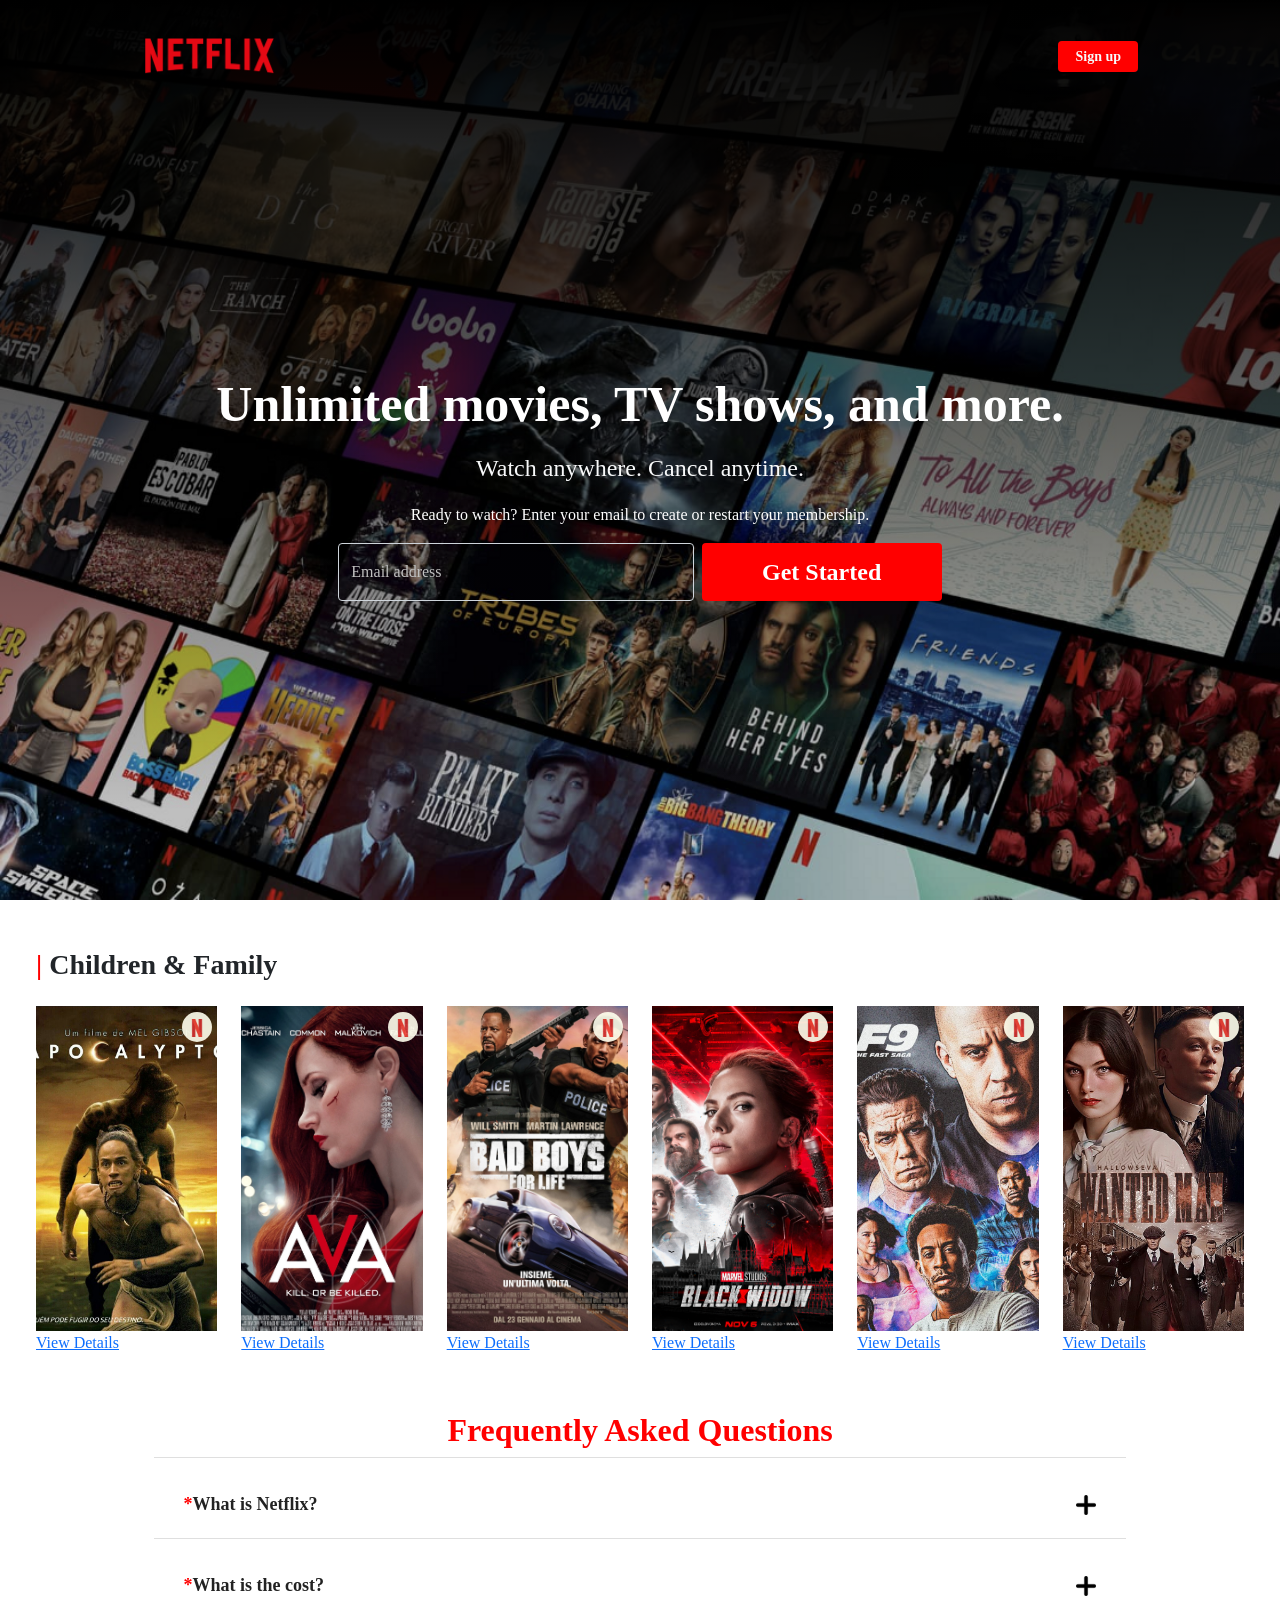
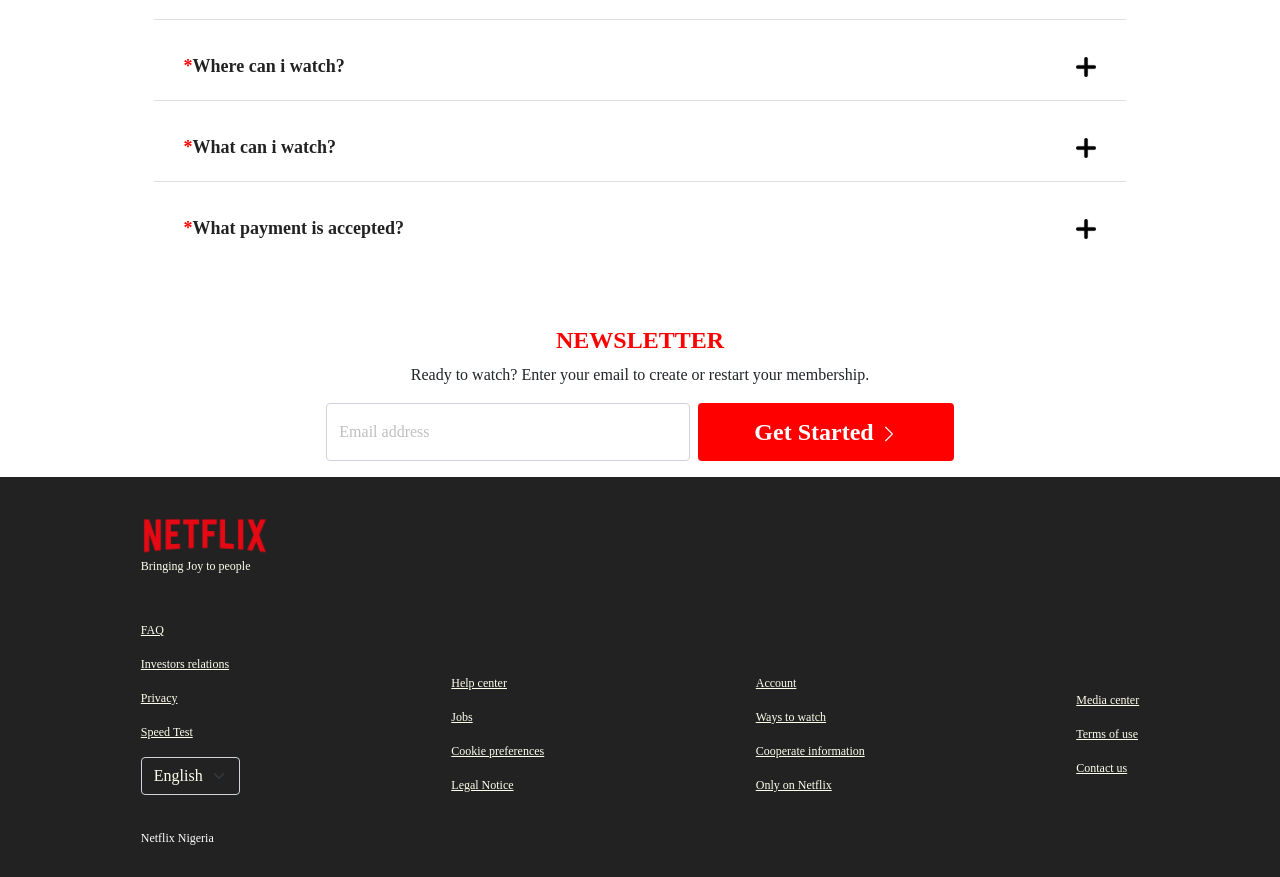
<file: index.html>
<!DOCTYPE html>
<html lang="en">

<head>
  <meta charset="UTF-8">
  <meta http-equiv="X-UA-Compatible" content="IE=edge">
  <meta name="viewport" content="width=device-width, initial-scale=1.0">
  <link rel="stylesheet" href="./css/style.css">
  <link rel="stylesheet" href="./bs/bootstrap.css">
  <link rel="icon" type="image/x-icon" href="./images/netflix.png">

  <title>Netflix</title>

</head>

<body>


  <main class="">
    <div class="section mb-0 image">
      <div class=" container ">

        <div class="mx-5">
          <nav class="navbar navbar-expand-lg navbar-light" id="nav-bar">
            <div class="container-fluid">
              <a class="navbar-brand" href="index.html">
                <img src="./images/netflix-logo-0.png" alt="">
              </a>
              <div class="mini-menu">
                <a class="btn" data-bs-toggle="offcanvas" href="#offcanvasExample" role="button"
                  aria-controls="offcanvasExample">
                  <span class="navbar-toggler-icon"><svg xmlns="http://www.w3.org/2000/svg"
                      xmlns:xlink="http://www.w3.org/1999/xlink" version="1.1" id="Capa_1" x="0px" y="0px"
                      viewBox="0 0 31.177 31.177" style="enable-background:new 0 0 31.177 31.177;" xml:space="preserve"
                      width="25px" height="25px">
                      <g>
                        <g>
                          <path class="menubar"
                            d="M30.23,1.775H0.946c-0.489,0-0.887-0.398-0.887-0.888S0.457,0,0.946,0H30.23    c0.49,0,0.888,0.398,0.888,0.888S30.72,1.775,30.23,1.775z"
                            fill="red"></path>
                        </g>
                        <g>
                          <path class="menubar"
                            d="M30.23,9.126H12.069c-0.49,0-0.888-0.398-0.888-0.888c0-0.49,0.398-0.888,0.888-0.888H30.23    c0.49,0,0.888,0.397,0.888,0.888C31.118,8.729,30.72,9.126,30.23,9.126z"
                            fill="red"></path>
                        </g>
                        <g>
                          <path class="menubar"
                            d="M30.23,16.477H0.946c-0.489,0-0.887-0.398-0.887-0.888c0-0.49,0.398-0.888,0.887-0.888H30.23    c0.49,0,0.888,0.397,0.888,0.888C31.118,16.079,30.72,16.477,30.23,16.477z"
                            fill="red"></path>
                        </g>
                        <g>
                          <path class="menubar"
                            d="M30.23,23.826H12.069c-0.49,0-0.888-0.396-0.888-0.887c0-0.49,0.398-0.888,0.888-0.888H30.23    c0.49,0,0.888,0.397,0.888,0.888C31.118,23.43,30.72,23.826,30.23,23.826z"
                            fill="red"></path>
                        </g>
                        <g>
                          <path class="menubar"
                            d="M30.23,31.177H0.946c-0.489,0-0.887-0.396-0.887-0.887c0-0.49,0.398-0.888,0.887-0.888H30.23    c0.49,0,0.888,0.398,0.888,0.888C31.118,30.78,30.72,31.177,30.23,31.177z"
                            fill="red"></path>
                        </g>
                      </g>
                    </svg></span>
                </a>
                <div class="offcanvas offcanvas-start bg-dark" tabindex="-1" id="offcanvasExample"
                  aria-labelledby="offcanvasExampleLabel">
                  <div class="offcanvas-header">
                    <h5 class="offcanvas-title text-light" id="offcanvasExampleLabel"><a href="#"><img
                          src="./images/netflix-logo-0.png" alt=""></a></h5>
                    <button type="button" class="btn-close text-reset" data-bs-dismiss="offcanvas"
                      aria-label="Close"></button>
                  </div>
                  <div class="offcanvas-body">
                    <hr class="bg-light">
                    <div class="text-light">
                      Some text as placeholder. In real life you can have the elements you have chosen. Like, text,
                      images, lists, etc.
                    </div>
                    <hr class="bg-light">

                    <ul class="offcanvas-text">
                      <li class="nav-lin"><a href="#">Contact Us</a> <span class="float-end mb-2"><img
                            src="./images/email.png" alt=""></span></li>
                      <hr class="bg-light">

                      <li class="nav-link"><a href="./register.html">Sign Up</a> </li>

                      <hr class="bg-light">

                      <li class="nav-link"><a href="./register.html">Follow Us</a> </li>

                    </ul>


                  </div>
                </div>
              </div>


              <div class="collapse navbar-collapse signup" id="navbarSupportedContent">
                <a href="./register.html"
                  class="navbar-nav ms-auto btn btn-sm rounded-2 py-1 ps-3 pe-3 text-light fw-bold">
                  Sign up
                </a>
              </div>
            </div>
          </nav>
        </div>

      </div>

      <div class="section2">
        <div class="container">
          <h1> <b> Unlimited movies, TV shows, and more. </b> </h1>
          <h4 class="text-light text-center">Watch anywhere. Cancel anytime.</h4>
          <p>Ready to watch? Enter your email to create or restart your membership.</p>
          <form class="d-flex ">
            <div class="form-floating mb-3 d-flex ">
              <input type="email" class="form-control" id="floatingInput" placeholder="name@example.com" required>
              <label for="floatingInput">Email address</label>

              <button class="btn btn-md ms-2" type="submit">Get Started
                <!-- <svg xmlns="http://www.w3.org/2000/svg" width="18" height="18" fill="currentColor" class="bi bi-chevron-right" viewBox="0 0 16 16">
                <path fill-rule="evenodd" d="M4.646 1.646a.5.5 0 0 1 .708 0l6 6a.5.5 0 0 1 0 .708l-6 6a.5.5 0 0 1-.708-.708L10.293 8 4.646 2.354a.5.5 0 0 1 0-.708z"/>
              </svg> -->
              </button>
            </div>

          </form>
        </div>
      </div>


    </div>

    <!-- Movies Section -->


    <div class="row container-fluid mx-auto ms-0 me-0 my-5">

      <div class="first-movie-section">
        <h3>Children & Family</h3>
      </div>

      <div class="col-xl-2 col-md-3 col-sm-12 my-3 jumbo-one">
        <div class="jumbotron">
          <div class="">
            <img src="./images/Posters/APOCALYPTO.jpeg" alt="">
          </div>
          <div class="hamburger" id="hamburger">
            <a href="./detail-page.html">
              <img src="./images/netflix.png" alt="">
            </a>
          </div>
          <a href="./detail-page.html">View Details</a>

          <div class="jumbo-details" id="jumbo-details">
            <h5>Apocalypto</h5>
            <p>
              <!-- It can take just 20 wordings -->
              Lorem ipsum dolor sit, amet consectetur adipisicing elit. Aliquam repellendus cum at aspernatur aut
              recusandae, excepturi inventore animi nobis non! ...
            </p>
            <a href="#">View Details</a>
          </div>
        </div>
      </div>

      <div class="col-xl-2 col-md-3 col-sm-12 my-3 jumbo-two">
        <div class="jumbotron">
          <div class="">
            <img src="./images/Posters/Ava - JoBlo.png" alt="">
          </div>
          <div class="hamburger" id="hamburger">
            <a href="./detail-page.html">
              <img src="./images/netflix.png" alt="">
            </a>
          </div>
          <a href="./detail-page.html">View Details</a>

          <div class="jumbo-details" id="jumbo-details">
            <h5>Ava</h5>
            <p>
              <!-- It can take just 20 wordings -->
              Lorem ipsum dolor sit, amet consectetur adipisicing elit. Aliquam repellendus cum at aspernatur aut
              recusandae, excepturi inventore animi nobis non! ...
            </p>
            <a href="#">View Details</a>
          </div>
        </div>
      </div>

      <div class="col-xl-2 col-md-3 col-sm-12 my-3 jumbo-three">
        <div class="jumbotron">
          <div class="">
            <img src="./images/Posters/Bad Boys for Life Movie Poster.png" alt="">
          </div>
          <div class="hamburger" id="hamburger">
            <a href="./detail-page.html">
              <img src="./images/netflix.png" alt="">
            </a>
          </div>
          <a href="./detail-page.html">View Details</a>

          <div class="jumbo-details" id="jumbo-details">
            <h5>BB4L</h5>
            <p>
              <!-- It can take just 20 wordings -->
              Lorem ipsum dolor sit, amet consectetur adipisicing elit. Aliquam repellendus cum at aspernatur aut
              recusandae, excepturi inventore animi nobis non! ...
            </p>
            <a href="#">View Details</a>
          </div>
        </div>
      </div>

      <div class="col-xl-2 col-md-3 col-sm-12 my-3 jumbo-four">
        <div class="jumbotron">
          <div class="">
            <img src="./images/Posters/Black Widow Movie Poster by Mixo.png" alt="">
          </div>
          <div class="hamburger" id="hamburger">
            <a href="./detail-page.html">
              <img src="./images/netflix.png" alt="">
            </a>
          </div>
          <a href="./detail-page.html">View Details</a>

          <div class="jumbo-details" id="jumbo-details">
            <h5>Black Widow</h5>
            <p>
              <!-- It can take just 20 wordings -->
              Lorem ipsum dolor sit, amet consectetur adipisicing elit. Aliquam repellendus cum at aspernatur aut
              recusandae, excepturi inventore animi nobis non! ...
            </p>
            <a href="#">View Details</a>
          </div>
        </div>
      </div>

      <div class="col-xl-2 col-md-3 col-sm-12 my-3 jumbo-five">
        <div class="jumbotron">
          <div class="">
            <img src="./images/Posters/c74726ed-2f7a-4fd9-9ab2-5a1498a0e6af.jpeg" alt="">
          </div>
          <div class="hamburger" id="hamburger">
            <a href="./detail-page.html">
              <img src="./images/netflix.png" alt="">
            </a>
          </div>
          <a href="./detail-page.html">View Details</a>

          <div class="jumbo-details" id="jumbo-details">
            <h5>Home Front</h5>
            <p>
              <!-- It can take just 20 wordings -->
              Lorem ipsum dolor sit, amet consectetur adipisicing elit. Aliquam repellendus cum at aspernatur aut
              recusandae, excepturi inventore animi nobis non! ...
            </p>
            <a href="#">View Details</a>
          </div>
        </div>
      </div>

      <div class="col-xl-2 col-md-3 col-sm-12 my-3 jumbo-six">
        <div class="jumbotron">
          <div class="">
            <img src="./images/Posters/graphic by hallowseva _ DON'T REPOST.jpeg" alt="">
          </div>
          <div class="hamburger" id="hamburger">
            <a href="./detail-page.html">
              <img src="./images/netflix.png" alt="">
            </a>
          </div>
          <a href="./detail-page.html">View Details</a>

          <div class="jumbo-details" id="jumbo-details">
            <h5>The Mechanic</h5>
            <p>
              <!-- It can take just 20 wordings -->
              Lorem ipsum dolor sit, amet consectetur adipisicing elit. Aliquam repellendus cum at aspernatur aut
              recusandae, excepturi inventore animi nobis non! ...
            </p>
            <a href="#">View Details</a>
          </div>
        </div>
      </div>

    </div>



    <!-- Accordion -->
    <div class="Accordion-section">
      <div class="accordion accordion-flush" id="accordionFlushExample">
        <h2>Frequently Asked Questions</h2>
        <div class="accordion-item">
          <h2 class="accordion-header" id="flush-headingOne">
            <button class="accordion-button collapsed" type="button" data-bs-toggle="collapse"
              data-bs-target="#flush-collapseOne" aria-expanded="false" aria-controls="flush-collapseOne">
              What is Netflix?
            </button>
          </h2>
          <div id="flush-collapseOne" class="accordion-collapse collapse" aria-labelledby="flush-headingOne"
            data-bs-parent="#accordionFlushExample">
            <div class="accordion-body">Netflix is a streaming service that offers a wide variety of award-winning TV
              shows, movies, anime, documentaries, and more on thousands of internet-connected devices.

              You can watch as much as you want, whenever you want without a single commercial – all for one low monthly
              price. There's always something new to discover and new TV shows and movies are added every week!</div>
          </div>
        </div>
        <div class="accordion-item">
          <h2 class="accordion-header" id="flush-headingTwo">
            <button class="accordion-button collapsed" type="button" data-bs-toggle="collapse"
              data-bs-target="#flush-collapseTwo" aria-expanded="false" aria-controls="flush-collapseTwo">
              What is the cost?
            </button>
          </h2>
          <div id="flush-collapseTwo" class="accordion-collapse collapse" aria-labelledby="flush-headingTwo"
            data-bs-parent="#accordionFlushExample">
            <div class="accordion-body">Watch Netflix on your smartphone, tablet, Smart TV, laptop, or streaming device,
              all for one fixed monthly fee. Plans range from ₦1,200 to ₦4,400 a month. No extra costs, no contracts.
            </div>
          </div>
        </div>
        <div class="accordion-item">
          <h2 class="accordion-header" id="flush-headingThree">
            <button class="accordion-button collapsed" type="button" data-bs-toggle="collapse"
              data-bs-target="#flush-collapseThree" aria-expanded="false" aria-controls="flush-collapseThree">
              Where can i watch?
            </button>
          </h2>
          <div id="flush-collapseThree" class="accordion-collapse collapse" aria-labelledby="flush-headingThree"
            data-bs-parent="#accordionFlushExample">
            <div class="accordion-body">Watch anywhere, anytime. Sign in with your Netflix account to watch instantly on
              the web at netflix.com from your personal computer or on any internet-connected device that offers the
              Netflix app, including smart TVs, smartphones, tablets, streaming media players and game consoles.

              You can also download your favorite shows with the iOS, Android, or Windows 10 app. Use downloads to watch
              while you're on the go and without an internet connection. Take Netflix with you anywhere.</div>
          </div>
        </div>

        <div class="accordion-item">
          <h2 class="accordion-header" id="flush-headingThree">
            <button class="accordion-button collapsed" type="button" data-bs-toggle="collapse"
              data-bs-target="#flush-collapseFour" aria-expanded="false" aria-controls="flush-collapseFour">
              What can i watch?
            </button>
          </h2>
          <div id="flush-collapseFour" class="accordion-collapse collapse" aria-labelledby="flush-headingFour"
            data-bs-parent="#accordionFlushExample">
            <div class="accordion-body">Netflix has an extensive library of feature films, documentaries, TV shows,
              anime, award-winning Netflix originals, and more. Watch as much as you want, anytime you want.</div>
          </div>
        </div>

        <div class="accordion-item">
          <h2 class="accordion-header" id="flush-headingThree">
            <button class="accordion-button collapsed" type="button" data-bs-toggle="collapse"
              data-bs-target="#flush-collapseFive" aria-expanded="false" aria-controls="flush-collapseFive">
              What payment is accepted?
            </button>
          </h2>
          <div id="flush-collapseFive" class="accordion-collapse collapse" aria-labelledby="flush-headingFour"
            data-bs-parent="#accordionFlushExample">
            <div class="accordion-body">Netflix has an extensive library of feature films, documentaries, TV shows,
              anime, award-winning Netflix originals, and more. Watch as much as you want, anytime you want.</div>
          </div>
        </div>

      </div>
    </div>

    <!-- News Letter -->
    <div class="newsletter-section">
      <h4 class="text-center text-uppercase fw-bold">Newsletter</h4>
      <p class="text-dark">Ready to watch? Enter your email to create or restart your membership.</p>
      <div class="newsletter">
        <form class="">
          <div class="form-floating mb-3 d-flex ">
            <input type="email" class="form-control" id="floatingInput" placeholder="name@example.com" required>
            <label for="floatingInput">Email address</label>

            <button class="btn btn-md ms-2" type="submit">Get Started
              <svg xmlns="http://www.w3.org/2000/svg" width="18" height="18" fill="currentColor"
                class="bi bi-chevron-right" viewBox="0 0 16 16">
                <path fill-rule="evenodd"
                  d="M4.646 1.646a.5.5 0 0 1 .708 0l6 6a.5.5 0 0 1 0 .708l-6 6a.5.5 0 0 1-.708-.708L10.293 8 4.646 2.354a.5.5 0 0 1 0-.708z" />
              </svg>
            </button>
          </div>

        </form>
      </div>
    </div>



    <!-- Footer -->
    <footer class="footer">
      <div class="first-line">
        <img src="./images/netflix-logo-0.png" alt="">
        <p>Bringing Joy to people</p>
      </div>

      <div class="socials">
        <div class="home-menu">
          <p><a href="#">FAQ</a></p>
          <p><a href="#">Investors relations</a></p>
          <p><a href="#">Privacy</a></p>
          <p><a href="#">Speed Test</a></p>
          <select name="" id="" class="form-select">
            <option value="English">English</option>
          </select>
          <p class="pt-4">Netflix Nigeria</p>

        </div>

        <div class="images-section">
          <p><a href="#">Help center</a></p>
          <p><a href="#">Jobs</a></p>
          <p><a href="#">Cookie preferences</a></p>
          <p><a href="#">Legal Notice</a></p>
        </div>
        <div class="return-section">
          <p><a href="#">Account</a></p>
          <p><a href="#">Ways to watch</a></p>
          <p><a href="#">Cooperate information</a></p>
          <p><a href="#">Only on Netflix</a></p>
        </div>

        <div class="social-media-icon">
          <p><a href="#">Media center</a></p>
          <p><a href="#">Terms of use</a></p>
          <p><a href="#">Contact us</a></p>
        </div>
      </div>
    </footer>



  </main>




  <script src="./js/script.js"></script>
  <script src="./bs/bootstrap.bundle.js"></script>
</body>

</html>
</file>
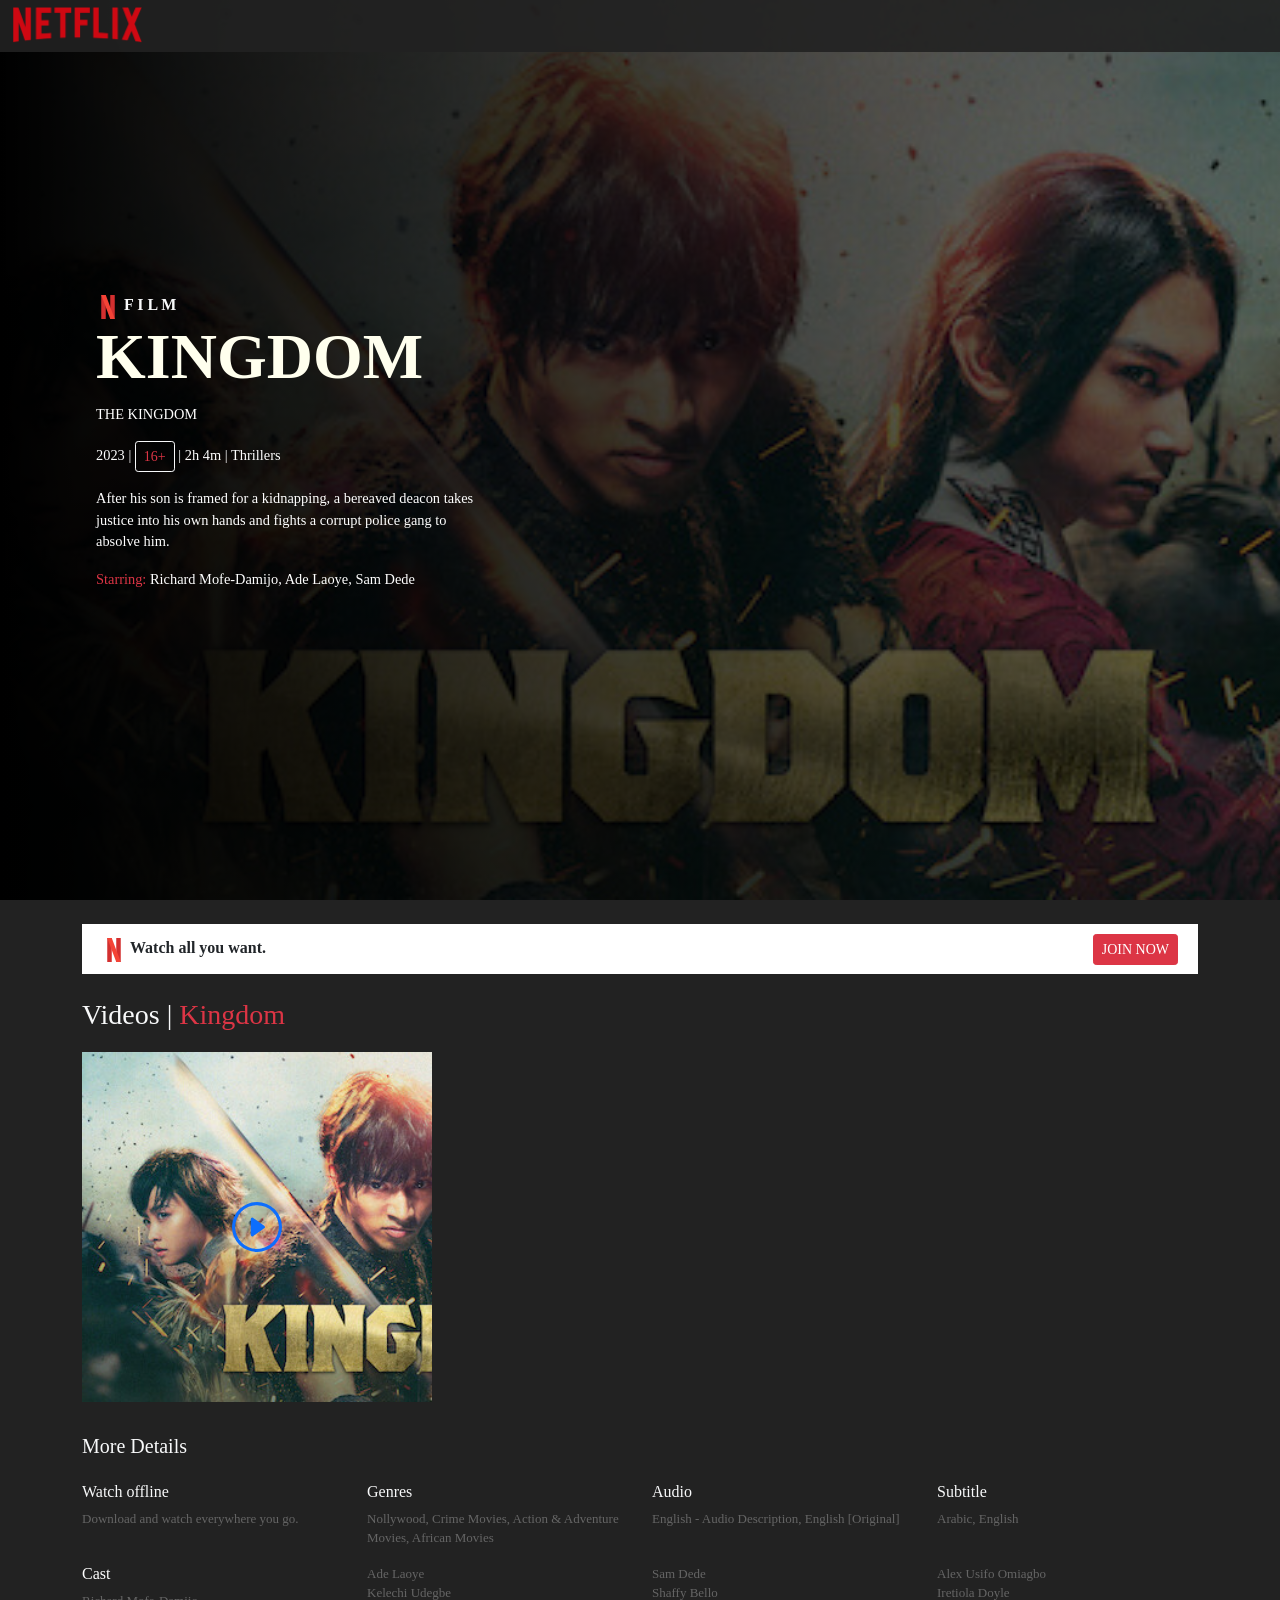
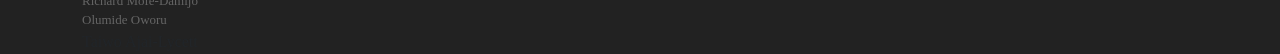
<file: detail-page.html>
<!DOCTYPE html>
<html lang="en">
<head>
    <meta charset="UTF-8">
    <meta name="viewport" content="width=device-width, initial-scale=1.0">
    <title>Netflix | detail page</title>
    <link rel="stylesheet" href="./css/style.css">
    <link rel="stylesheet" href="./bs/bootstrap.css">
    <link rel="icon" type="image/x-icon" href="./images/netflix.png">
</head>
<body class="details-body">
    <a class="navbar-brand detail-nav" href="index.html">
        <img src="./images/netflix-logo-0.png" alt="">

      </a>
    <section class="detail-main">
        
        <section class="detail-section">
            <div class="details">
                <div class="detail-image">
                <img src="./images/netflix.png" alt=""> <span class="fw-bold text-light">F I L M</span> 
                </div>
                <div class="detail-title">
                    <h2><b>KINGDOM</b></h2>
                </div>
                <div class="remaining-details">
                    <p class="mt-1">THE KINGDOM</p>
                    <P class="">2023 | <span class="rounded-1 btn btn-sm text-danger btn-outline-light">16+</span> | 2h 4m | Thrillers</P>
                    <p class="">After his son is framed for a kidnapping, a bereaved deacon takes justice into his own hands and fights a corrupt police gang to absolve him.</p>
                    <p>
                        <span class="text-danger">Starring:</span>
                        Richard Mofe-Damijo, Ade Laoye, Sam Dede
                    </p>
                </div>
            </div>
            
        </section>

        <section class="detail-section-two container my-4">
            <div class="detail-section-two-card">
                <div class="detail-section-two-logo">
                    <img src="./images/netflix.png" alt=""> <span class="fw-bold text-dark">Watch all you want.</span> 
                </div>
                <div class="detail-section-two-button">
                    <a href="./register.html" class="btn btn-sm btn-danger"> JOIN NOW</a>
                </div>
            </div>
        </section>

        <section class="detail-section-three container my-3 text-light">
            <h3>Videos | <span class="text-danger">Kingdom</span> </h3>

            <div>
                <a href="" class="video-section" data-bs-toggle="modal" data-bs-target="#exampleModal">
                <svg xmlns="http://www.w3.org/2000/svg" width="16" height="16" fill="currentColor" class="bi bi-play-circle" viewBox="0 0 16 16">
                    <path d="M8 15A7 7 0 1 1 8 1a7 7 0 0 1 0 14zm0 1A8 8 0 1 0 8 0a8 8 0 0 0 0 16z"/>
                    <path d="M6.271 5.055a.5.5 0 0 1 .52.038l3.5 2.5a.5.5 0 0 1 0 .814l-3.5 2.5A.5.5 0 0 1 6 10.5v-5a.5.5 0 0 1 .271-.445z"/>
                  </svg>
                </a>
            </div>
        </section>

        <section class="detail-section-four container">
            <h5 class="text-light py-3">More Details</h5>

            <div class="row">
                <div class="col-xl-3 col-md-3 col-sm-12">
                    <h6 class="text-light">Watch offline</h6>
                    <P class="mb-0">Download and watch everywhere you go.</P>
                </div>
                <div class="col-xl-3 col-md-3 col-sm-12">
                    <h6 class="text-light">Genres</h6>
                    <P class="mb-0">Nollywood, Crime Movies, Action & Adventure Movies, African Movies</P>
                </div>
                <div class="col-xl-3 col-md-3 col-sm-12">
                    <h6 class="text-light">Audio</h6>
                    <p class="mb-0">English - Audio Description, English [Original]</p>
                </div>
                <div class="col-xl-3 col-md-3 col-sm-12">
                    <h6 class=" text-light">Subtitle</h6>
                    <p class="mb-0">Arabic, English</p>
                </div>
            </div>

            <div class="row mt-3">
                <div class="col-xl-3 col-md-3 col-sm-12">
                    <h6 class="">Cast</h6>
                    <P class="mb-0">Richard Mofe-Damijo</P>
                    <p class="mb-0">Olumide Oworu</p>
                    <pmclass="mb-0">Taiwo Ajai-Lycett</pmclass=>
                </div>
                <div class="col-xl-3 col-md-3 col-sm-12">
                    <P class="mb-0">Ade Laoye</P>
                    <P class="mb-0">Kelechi Udegbe</P>
                </div>
                <div class="col-xl-3 col-md-3 col-sm-12">
                    <p class="mb-0">Sam Dede</p>
                    <p class="mb-0">Shaffy Bello</p>
                </div>
                <div class="col-xl-3 col-md-3 col-sm-12">
                    <p class="mb-0">Alex Usifo Omiagbo</p>
                    <p class="mb-0">Iretiola Doyle</p>
                </div>
            </div>
        </section>
    </section>



  <!-- Modal -->
  <div class="modal  fade" id="exampleModal" tabindex="-1" aria-labelledby="exampleModalLabel" aria-hidden="true">
    <div class="modal-dialog modal-dialog-centered " >
      <div class="modal-content detail-section-three-modal"  role="document" >
        <div class="modal-header">
            <div class="first-movie-section">
                <h5><span class="fw-bold text-danger">|</span>  Trailer: <span class="text-danger">Kingdom</span> </h5>
              </div>
          <button type="button" class="btn-close" data-bs-dismiss="modal" aria-label="Close"></button>
        </div>
        <div class="modal-body  mx-auto bg-dark">
            <iframe class="img-fluid" width="469" height="315" src="https://www.youtube.com/embed/6ay4dt931bk?si=cMHZSrR1A48hpL75" title="YouTube video player" frameborder="0" allow="accelerometer; autoplay; clipboard-write; encrypted-media; gyroscope; picture-in-picture; web-share" allowfullscreen></iframe>
        </div>
        <!-- <div class="modal-footer">
          <button type="button" class="btn btn-secondary" data-bs-dismiss="modal">Close</button>
          <button type="button" class="btn btn-primary">Save changes</button>
        </div> -->
      </div>
    </div>
  </div>



  <script src="./bs/bootstrap.bundle.js"></script>
</body>
</html>
</file>
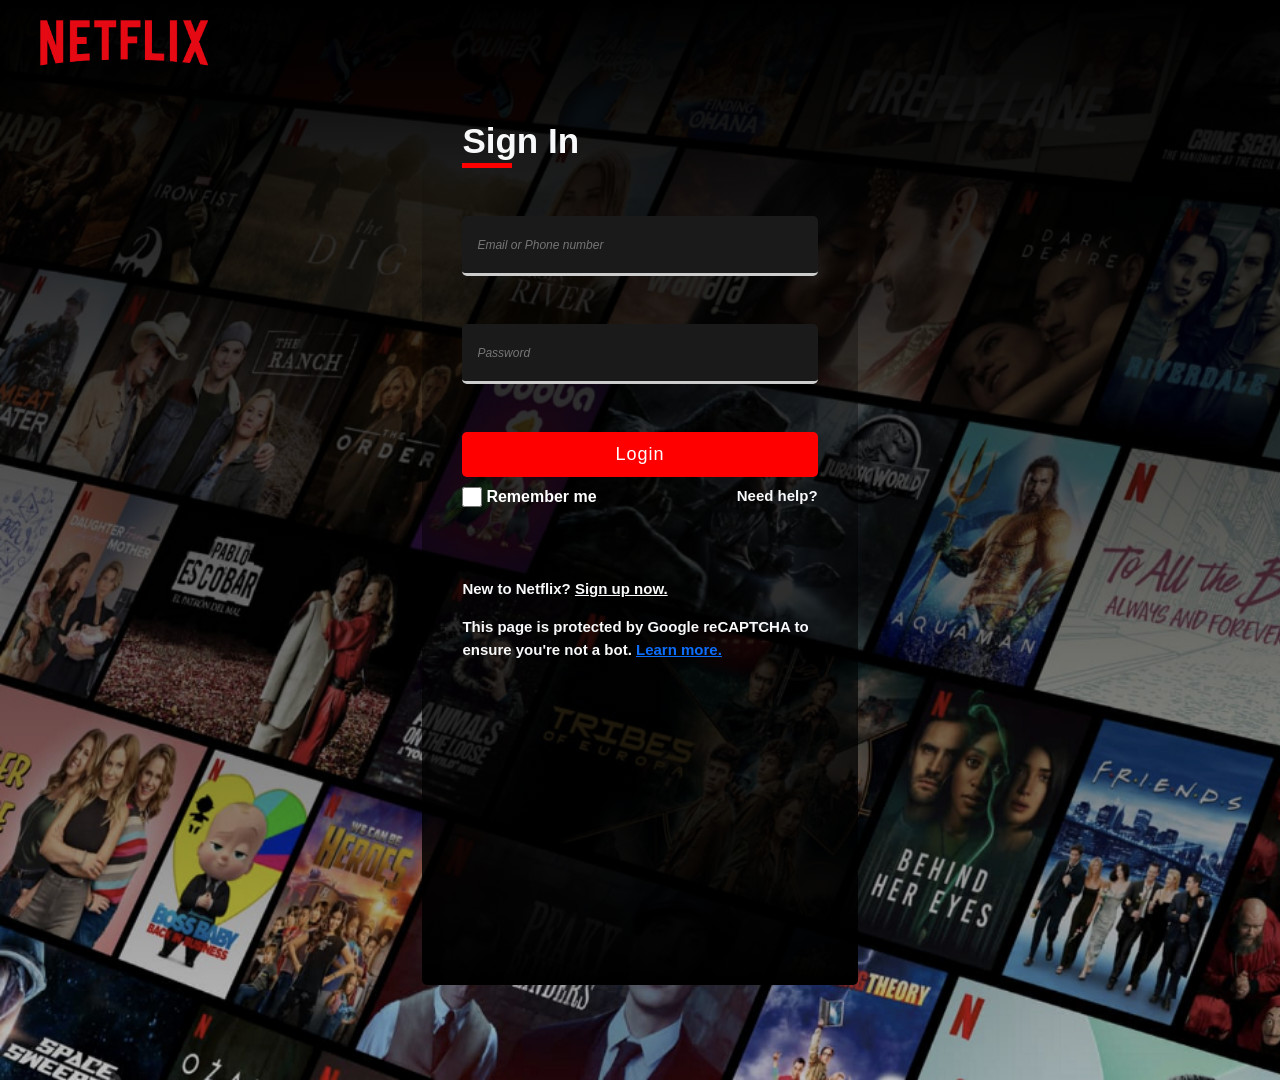
<file: login.html>
<!DOCTYPE html>
<html lang="en">
<head>
    <meta charset="UTF-8">
    <meta http-equiv="X-UA-Compatible" content="IE=edge">
    <meta name="viewport" content="width=device-width, initial-scale=1.0">
    <link rel="stylesheet" href="./css/style2.css">
    <link rel="icon" type="image/x-icon" href="./images/netflix.png">
    <link rel="stylesheet" href="./bs/bootstrap.css">
    <title>Document</title>
</head>
<body>
    
    <div class="section">
        <div class="image ">
    
          <div class="mx-4">
            <nav class="navbar navbar-expand-lg navbar-light" id="nav-bar">
                <div class="container-fluid">
                  <a class="navbar-brand" href="index.html">
                      <img src="./images/netflix-logo-0.png" alt="">
                  </a>
                  
                </div>
              </nav>
        
        </div>
    
        <section>
            <div class="section2 ">
                <div class="container">
                    <div class="title text-light">Sign In</div>
                    <form action="">
                    
                        <div class="user-details">
                            <div class="input-box mt-5">
                                <!-- <span class="details"> Username </span> -->
                                <input type="email" name="username"  placeholder="Email or Phone number" required>
                            </div>
                            <div class="input-box mt-5">
                                <!-- <span class="details"> Password </span> -->
                                <input type="password" name="password" placeholder="Password" required >
                            </div>
                        </div>
                        <div class="button mt-5 text-center">
                            <input type="submit" value="Login">
                        </div>
                        <div class="form-group check-box mt-2 d-flex gap-1">
                            <input type="checkbox" name="checkbox" class="form-check">
                            <span class="span1">Remember me</span>  <span class="text-light ms-auto span2"> Need help?</span>
                        </div>
                        <div class="small">
                            <p class="text-light pt-5">New to Netflix? <a href="./register.html" class="text-light"> Sign up now.</a></p>
                            <p class="text-light">This page is protected by Google reCAPTCHA to ensure you're not a bot. <a href="#">Learn more.</a></p>
                        </div>
                    </form>
                
                    
                    
                </div>
                
            </div>
        </section>


    </div>


</body>
<script src="./bs/bootstrap.bundle.js"></script>
</html>
</file>
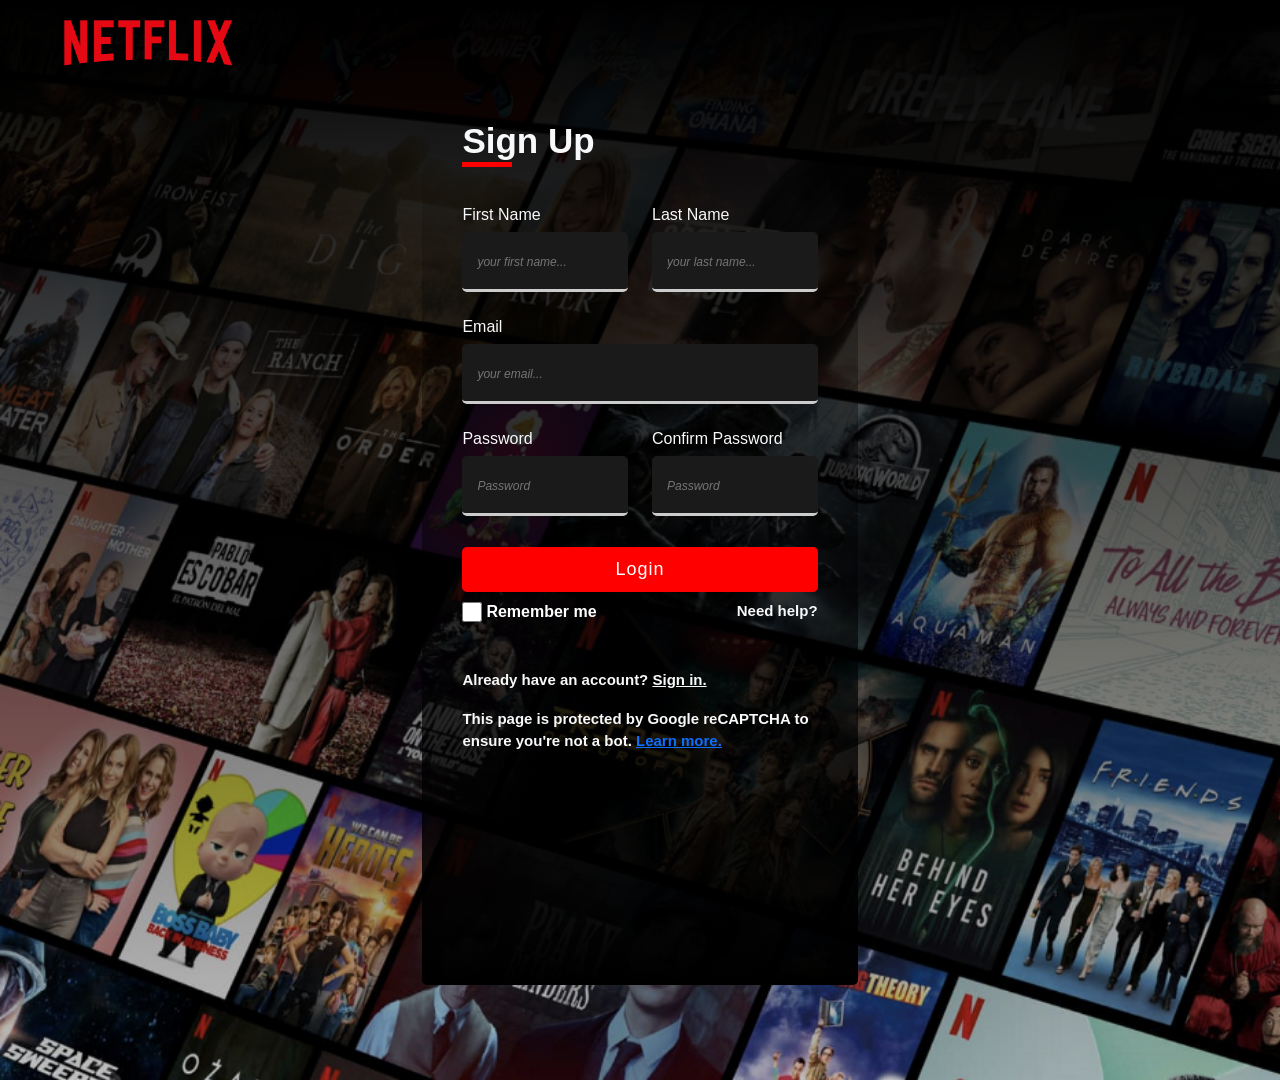
<file: register.html>
<!DOCTYPE html>
<html lang="en">
<head>
    <meta charset="UTF-8">
    <meta http-equiv="X-UA-Compatible" content="IE=edge">
    <meta name="viewport" content="width=device-width, initial-scale=1.0">
    <link rel="stylesheet" href="./css/style2.css">
    <link rel="icon" type="image/x-icon" href="./images/netflix.png">
    <link rel="stylesheet" href="./bs/bootstrap.css">
    <title>Netflix | SignUp</title>
</head>
<body>
    
    <div class="section">
        <div class="image ">
    
          <div class="mx-5">
            <nav class="navbar navbar-expand-lg navbar-light" id="nav-bar">
                <div class="container-fluid">
                  <a class="navbar-brand" href="index.html">
                      <img src="./images/netflix-logo-0.png" alt="">
                  </a>
                  
                </div>
              </nav>
        
        </div>
    
        <section>
            <div class="section2 ">
                <div class="container">
                    <div class="title text-light">Sign Up</div>
                    <form action="" autocomplete="off" spellcheck="true">
                    
                        <div class="user-details">
                            <div class="row">
                                <div class="col-xl-6">
                                    <div class="input-box mt-3">
                                        <span class="details text-light"> First Name </span>
                                        <input type="text" name="first_name" placeholder="your first name..." required >
                                    </div>
                                </div>
                                <div class="col-xl-6">
                                    <div class="input-box mt-3">
                                        <span class="details text-light"> Last Name </span>
                                        <input type="text" name="text" placeholder="your last name..." required >
                                    </div>
                                </div>
                            </div>
                            <div class="input-box mt-2">
                                <span class="details text-light"> Email </span>
                                <input type="text" name="email"  placeholder="your email..." required>
                            </div>
                            <div class="row">
                                <div class="col-xl-6">
                                    <div class="input-box mt-2">
                                        <span class="details text-light"> Password </span>
                                        <input type="password" name="password1" placeholder="Password" required >
                                    </div>
                                </div>
                                <div class="col-xl-6">
                                    <div class="input-box mt-2">
                                        <span class="details text-light"> Confirm Password </span>
                                        <input type="password" name="password2" placeholder="Password" required >
                                    </div>
                                </div>
                            </div>
                        </div>
                        <div class="button mt-3 text-center">
                            <input type="submit" value="Login">
                        </div>
                        <div class="form-group check-box mt-2 d-flex gap-1">
                            <input type="checkbox" name="checkbox" class="form-check">
                            <span class="span1">Remember me</span>  <span class="text-light ms-auto span2"> Need help?</span>
                        </div>
                        <div class="small">
                            <p class="text-light pt-4">Already have an account? <a href="./login.html" class="text-light"> Sign in.</a></p>
                            <p class="text-light">This page is protected by Google reCAPTCHA to ensure you're not a bot. <a href="#">Learn more.</a></p>
                        </div>
                    </form>
                
                    
                    
                </div>
                
            </div>
        </section>


    </div>


</body>
<script src="./bs/bootstrap.bundle.js"></script>
</html>
</file>
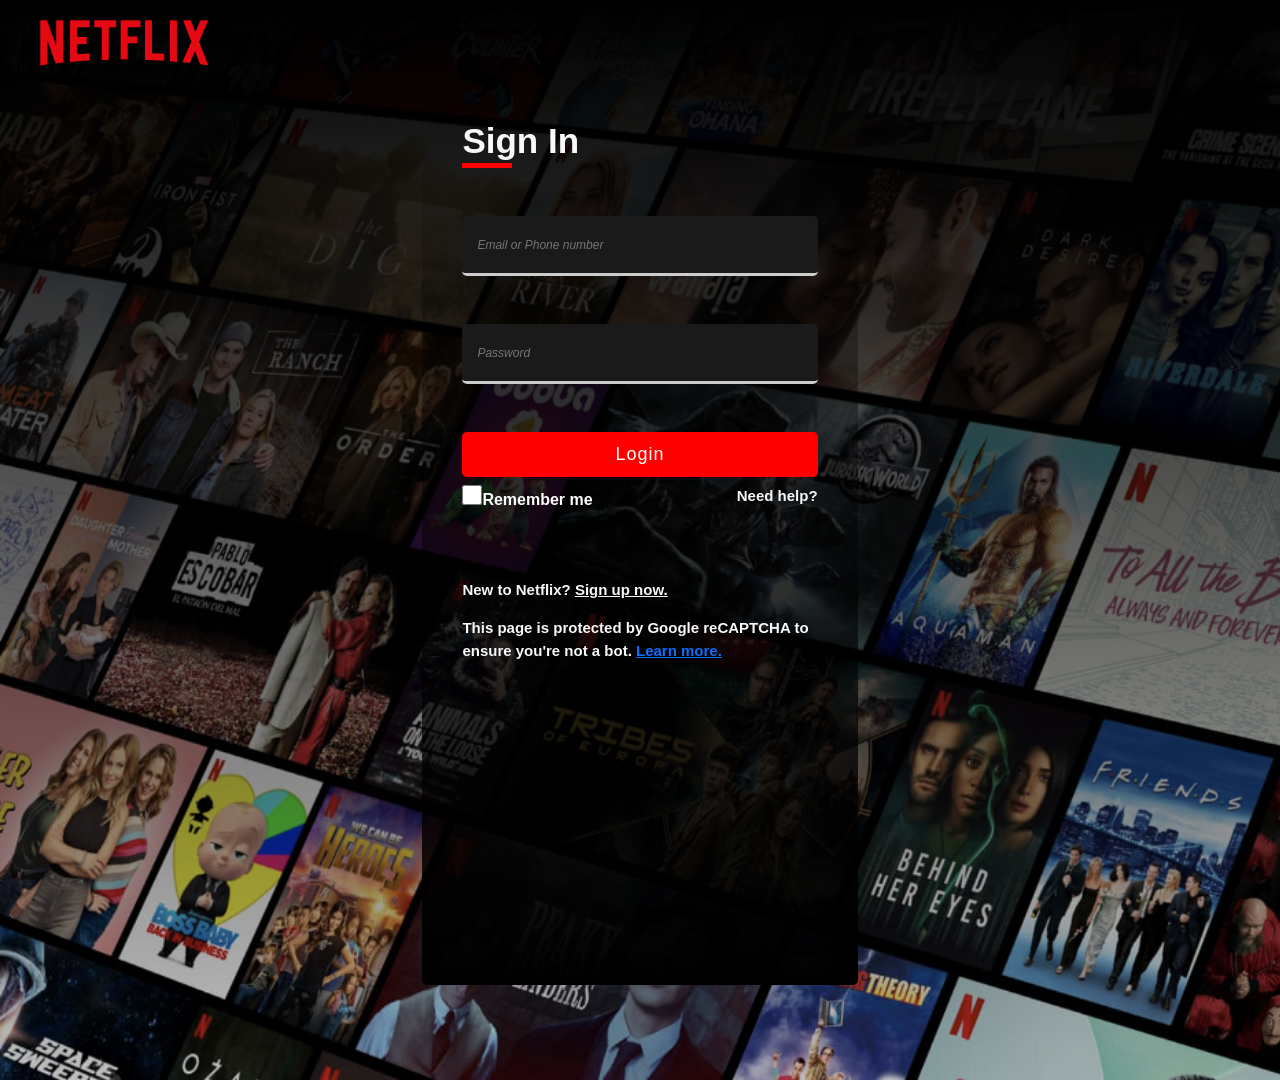
<file: signup.html>
<!DOCTYPE html>
<html lang="en">
<head>
    <meta charset="UTF-8">
    <meta http-equiv="X-UA-Compatible" content="IE=edge">
    <meta name="viewport" content="width=device-width, initial-scale=1.0">
    <link rel="stylesheet" href="./css/style2.css">
    <link rel="stylesheet" href="./bs/bootstrap.css">
    <title>Document</title>
</head>
<body>
    
    <div class="section">
        <div class="image ">
    
          <div class="mx-4">
            <nav class="navbar navbar-expand-lg navbar-light" id="nav-bar">
                <div class="container-fluid">
                  <a class="navbar-brand" href="index.html">
                      <img src="./images/netflix-logo-0.png" alt="">
                  </a>
                  
                </div>
              </nav>
        
        </div>
    
        <section>
            <div class="section2 ">
                <div class="container">
                    <div class="title text-light">Sign In</div>
                    <form action="">
                    
                        <div class="user-details">
                            <div class="input-box mt-5">
                                <!-- <span class="details"> Username </span> -->
                                <input type="email" name="username"  placeholder="Email or Phone number" required>
                            </div>
                            <div class="input-box mt-5">
                                <!-- <span class="details"> Password </span> -->
                                <input type="password" name="password" placeholder="Password" required >
                            </div>
                        </div>
                        <div class="button mt-5 text-center">
                            <input type="submit" value="Login">
                        </div>
                        <div class="check-box mt-2">
                            <input type="checkbox" name="checkbox"><span class="span1">Remember me</span>  <span class="text-light float-end span2"> Need help?</span>
                        </div>
                        <div class="small">
                            <p class="text-light pt-5">New to Netflix? <a href="#" class="text-light"> Sign up now.</a></p>
                            <p class="text-light">This page is protected by Google reCAPTCHA to ensure you're not a bot. <a href="#">Learn more.</a></p>
                        </div>
                    </form>
                
                    
                    
                </div>
                
            </div>
        </section>


    </div>


</body>
<script src="./bs/bootstrap.bundle.js"></script>
</html>
</file>
<file: css/style.css>
*{
    font-family: poppins;
}
.navbar-brand img{
    width:auto;
    height:42px;
}
#nav-bar{
    padding-top:3%;
    
}
.mini-menu{
    display:none;
}
.navbar-nav button a{
    text-decoration: none;
    color:white;
}
.image{
    background-image: linear-gradient(to top, transparent 10%, black 100%), url(../images/netflix-background-128505-385441-537479.png);
    background-size: cover;
    background-repeat: no-repeat;
    /* background-position-x: center;
    background-position-y: center; */
    height:100vh;
}
.navbar-nav button{
    background-color: rgb(255, 0, 0);
    color:white;
    font-weight: 500;
}
.navbar-nav button:hover{
    color: white;
}

.signup ul li{
    list-style: none;
}
.signup a{
    text-decoration: none;
    background-color: red;
}
.signup a:hover{
    background-color: rgb(197, 0, 0);
}
.section2{
    width:100%;
    display: flex;
    align-items: center;
    justify-content: center;
    height:90vh;

}
.section2 h1{
    color:white;
    font-family: roboto;
    font-size: 50px;
    /* margin-top: 12%; */
    font-weight: bolder;
    text-align: center;

}
.section2 h4, p{
    text-align: center;
    color: white;
    font-weight: normal;
    margin: 20px 0;
}
.section2 form{
    display: flex;
    align-items: center;
    justify-content: center;
}
.section2 input{
    width: 450px;
    background-color: transparent;
}
.section2 form label{
    color: silver;
}
.section2 button{
    width: 50%;
    font-weight: 600;
    font-size: 1.5rem;
    background-color: red;
    color: #fff;
}
.section button:hover{
    background-color: rgb(197, 0, 0);
    color: #fff;
}
.Accordion-section{
    margin-top: 5%;
    margin-bottom: 5%;
    margin-left: 12%;
    margin-right: 12%;

}
.Accordion-section h2{
    font-weight: 700;
    text-align: center;
    color: red;
}
.accordion-header{
    margin: 10px 0;
    padding: 10px;
    height: 70px;
}
.accordion-header button{
    background: transparent;
    font-size: 18px;
    color: #222;
    font-weight: bold;
}
.accordion-header button:hover{
    color: #222;
}
.accordion-button.collapsed::after {

    background: url("../images/plus.png");
    background-repeat: no-repeat;
    background-size: cover;
  
  }
  
.accordion-button::before {
    content: '*'; 
    color: red;
  }
.first-movie-section h3::before{
    content: '| ';
    font-weight: 600;
    color: red;
}
.first-movie-section h3{
    font-weight: bold;
}
.jumbotron{
    background-color: #222;
    height: 325px;
    width: auto;
    position: relative;
}
.jumbotron img{
    height: 325px;
    width: 100%;
    object-fit: cover;
}
.jumbotron .hamburger{
    height: 30px;
    width: 30px;
    background: #ffe;
    opacity: .9;
    display: flex;
    align-items: center;
    justify-content: center;
    border-radius: 50%;
    position: absolute;
    right: 0;
    top: 1px;
    margin: 5px;
    cursor: pointer;

}
.jumbotron .hamburger img{
    height: 18px;
    width: 18px;
}
.jumbo-details{
    display: none; 
    position: absolute;
    top: 0;
    bottom: 15px;
    width: 69%;
    height: 100%;
    /* background-color: #d7d7d7; */
    background-color: #e8e8e8;
    /* background-color: #fff; */
    border-top-right-radius: 15px;
    border-bottom-right-radius: 15px;
    /* border-right: 3px solid #222; */
    transition: .9s;
    animation: jumboanimate .3s;
}
@keyframes jumboanimate{
    from 0%{
        transform: rotateX('30');
    }
    to 100%{
        transform: rotateY('270');
    }
}
.jumbo-details h5{
    font-size: 18px;
    padding: 10px;
    font-weight: bolder;
    text-decoration: underline;
    color: #222;
}
.jumbo-details a{
    position: absolute;
    padding: 10px;
    bottom: 0;
    color: #222;
}
.jumbo-details p{
    font-size: 12px;
    padding: 10px;
    text-align:left;
    color: #222;
    font-style: italic;
}
.newsletter-section h4{
    color: red;
}
.newsletter{
    display: flex;
    width: 100%;
    align-items: center;
    justify-content: center;
}
.newsletter input{
    width: 450px;
    background-color: transparent;
}
.newsletter form label{
    color: silver;
}
.newsletter button{
    width: 50%;
    font-weight: 600;
    font-size: 1.5rem;
    background-color: red;
    color: #fff;
}
.section button:hover{
    background-color: rgb(197, 0, 0);
    color: #fff;
}
footer {
    padding-left: 11%;
    padding-right: 11%;
    height: 400px;
    width: 100%;
    /* background: linear-gradient(to left, transparent, #222); */
    background-color: #222;
}
footer .first-line{
    padding-top: 4%;
}
footer .first-line img{
    height: 40px;
}
footer .first-line p{
    text-align:start ;
    font-size: 12px;
    color: #ffe;
}
footer .socials{
    display: flex;
    align-items: center;
    justify-content: space-between;
    padding-top: 30px;
}
footer .socials p{
    text-align:start ;
    font-size: 12px;
}
footer .socials p a{
    color: #ffe;
}
footer .socials select{
    background-color: transparent;
    color: #ffe;
    margin: 10px 0;
}




/* Detail Page Section */
.details-body{
    background-color: #222;
}
.detail-section{
 background-image: linear-gradient(to left, transparent -100%, black 100%), url(../images/Posters/kingdom.jpg);
 background-size:cover;
 background-position: center;
 background-repeat: no-repeat;
 height:100vh;
 display: flex;
}
.details{
    margin: auto;
    margin-left: 6rem;
    /* background: #fff; */
    width: 30%;

}
.details .detail-title h2{
    font-weight: bolder;
    font-size: 4rem;
    color: #ffe;
}
.details .remaining-details p{
    text-align: left;
    font-size: .9rem;
}


.detail-section-two{
    width: 100%;
}
.detail-section-two-card{
    display: inline-flex;
    align-items: center;
    height: 50px;
    background-color: #ffffff;
    width: 100%;
    justify-content: space-between;
    padding: 0 20px;
}
.video-section{
    background-image: url(../images/Posters/kingdom.jpg);
    background-repeat: no-repeat;
    background-size: cover;
    height: 350px;
    width: 350px;
    margin-top: 20px;
    /* border-radius: 20px; */
    display: flex;
    align-items: center;
    justify-content: center;
    cursor: pointer;

}
.video-section svg{
    height: 50px;
    width: 50px;
}
.detail-nav{
    width: 100%;
    padding: 10px;
    opacity: .9;
    position: fixed;
    background-color: #222;
}
.detail-section-four h6{
    color: rgb(255, 255, 255);
}
.detail-section-four p{
    text-align: left;
    font-size: 13px;
    color: rgb(101, 101, 101);
}
.detail-section-three-modal{
    max-width: 100%;
    height: 300px;
}
.detail-section-three-modal .modal-body iframe{
    height: 300px;
    margin: auto;
}













































@media screen and (max-width:990px){
    .section form input{
        width: 100%;
        height:60px;
        font-size: small;
        font-style: italic;
    }
    
    .mini-menu{
        display:block;
    }
    .mini-menu .offcanvas{
        width:80%;
        /* background: linear-gradient(transparent 0%, black 100%); */

    }
    .mini-menu li a{
        text-decoration:none ;
        color:white;
    }
    .mini-menu span img{
        width: 100%;
        height:40px;
        /* background-color: #fff; */
        padding: 10px;
    }

    .offcanvas-title img{
        width:auto;
        height:42px;
    }
    .section form button{
        padding: 0 10px;
        width: 50%;
        font-size: 12px;
        font-weight: bold;
    }
    .section2 h1{
        color:red;
        font-family: roboto;
        font-size: 35px;
        margin-top: 15%;
    }
    .section2 h4, p{
        font-size: 13px;
    }
    .newsletter-section{
        display: none;
    }
    footer {
        padding-left: 11%;
        padding-right: 11%;
        height: auto;
        width: 100%;
        /* background: linear-gradient(to left, transparent, #222); */
        background-color: #222;
    }
    footer .socials{
        display: flex;
        flex-direction: column;
        align-items: start;
        justify-content: space-between;
    }

    /* details */
    .details{
        margin: auto;
        margin-left: 1rem;
        /* background: #fff; */
        width:100%;
    
    }
    .detail-section{
        background-image: linear-gradient(to left, transparent -100%, black 100%), url(../images/Posters/kingdom.jpg);
        background-size:cover;
        background-repeat: no-repeat;
        height:100vh;
       }
       .details .detail-title h2{
        font-size: 3rem;
    }
    .details .remaining-details p{
        text-align: left;
        font-size: .7rem;
    }
    
    
    .detail-section-two{
        width: 100%;
    }
    .detail-section-two-card{
        width: 100%;
        justify-content: space-between;
        padding: 0 20px;
    }
    .video-section{
        height: 350px;
        width: 100%;
    }
}
</file>
<file: css/style2.css>
*{
    font-family: poppins;
    font-weight: bold;
}

.navbar-brand img{
    width:auto;
    height:55px;
}
#nav-bar{
    padding-top:1%;
    
}
.image{
    background-image: linear-gradient(to top, transparent 0%, black 100%), url(../images/netflix-background-128505-385441-537479.png);
    background-size: cover;
    background-repeat: no-repeat;
    height:120vh;
}
*{
    margin:0;
    padding:0;
    box-sizing: border-box;
    font-family: sans-serif;
}
.section2{
    margin:0% 33%;
    display:flex;
    height:100vh;
    justify-content: center;
    align-items: center;
    /* background: linear-gradient(135deg, #89f7fe, #66a6ff); */
}
.section2 .container{
    /* box-shadow: 4px white; */
    padding:0% 10%;
    background: linear-gradient(transparent 0%, black 100%);
    padding: 30px 40px;
    border-radius: 5px;
    height:100%;
}

.container .title{
    font-size: 35px;
    font-weight: 700;
    position: relative;

}
.container .title::before{
    content: '';
    position: absolute;
    height: 5px;
    width: 50px;
    background: red;
    left:0;
    bottom: 0;
}
.container form .user-details{
    flex-wrap: wrap;
    margin: 20px 0 12px 0;

}
form .user-details .input-box{
    width: calc(100 / 2 - 20px);
    margin-bottom: 15px;
} 
.user-details .input-box .details{
    display:block;
    font-weight: 500;
    margin-bottom: 5px;
}
::placeholder{
    font-style: italic;
    font-weight: normal;
    font-size: 12px;
}
.user-details .input-box input{
    height:60px;
    width:100%;
    outline:none;
    border-radius: 5px;
    border: 1px solid #ccc;
    padding-left: 15px;
    font-size: 16px;
    border-top-width:0px;
    border-left-width: 0px;
    border-right-width: 0px;
    border-bottom-width: 3px;
    transition: all 0.3s ease;
    background-color: rgb(27, 26, 26);
    color: white;
}
.user-details .input-box input:focus,
.user-details .input-box input:valid{
    border-color: red;
}

form .button{
    height: 45px;
    /* margin:40px 0; */
}
form .button input{
    height: 100%;
    width:100%;
    outline: none;
    color: #fff;
    border: none;
    font-size: 18px;
    font-weight: 500;
    border-radius: 5px;
    letter-spacing: 1px;
    background-color: red;

}
form .button input:hover{
    background: red;

    color: #fff;
}
form .small{
    margin-top:19px;
    font-size: 15px;

}
form .small a{
    text-decoration: underline;
    font-size: 15px;
}
.check-box input[type=checkbox]{
    height:20px;
    width:20px;
    padding:20px 0px;
    background: grey;
}
.check-box .span1{
    color:white;
}
.check-box .span2{
    font-size:15px;
}

@media (max-width:990px){
    .container{
        max-width: 100%;
    }
    form .user-details .input-box{
        margin-bottom: 15px;
        width: 100%;
    }
    .container form .user-details{
        max-height: 300px;
        overflow-y: scroll;
    }
    .user-details::-webkit-scrollbar{
        width:0;
    }
    .section2{
        margin:0% 10%;
        display:flex;
        height:105vh;
        justify-content: center;
        align-items: center;
        /* background: linear-gradient(135deg, #89f7fe, #66a6ff); */
    }
    .section2 .container{
        /* box-shadow: 4px white; */
        padding:0% 7%;
        background: linear-gradient(transparent 0%, black 100%);
        padding: 30px 30px;
        border-radius: 5px;
        height:100%;
    }
    
}
</file>
